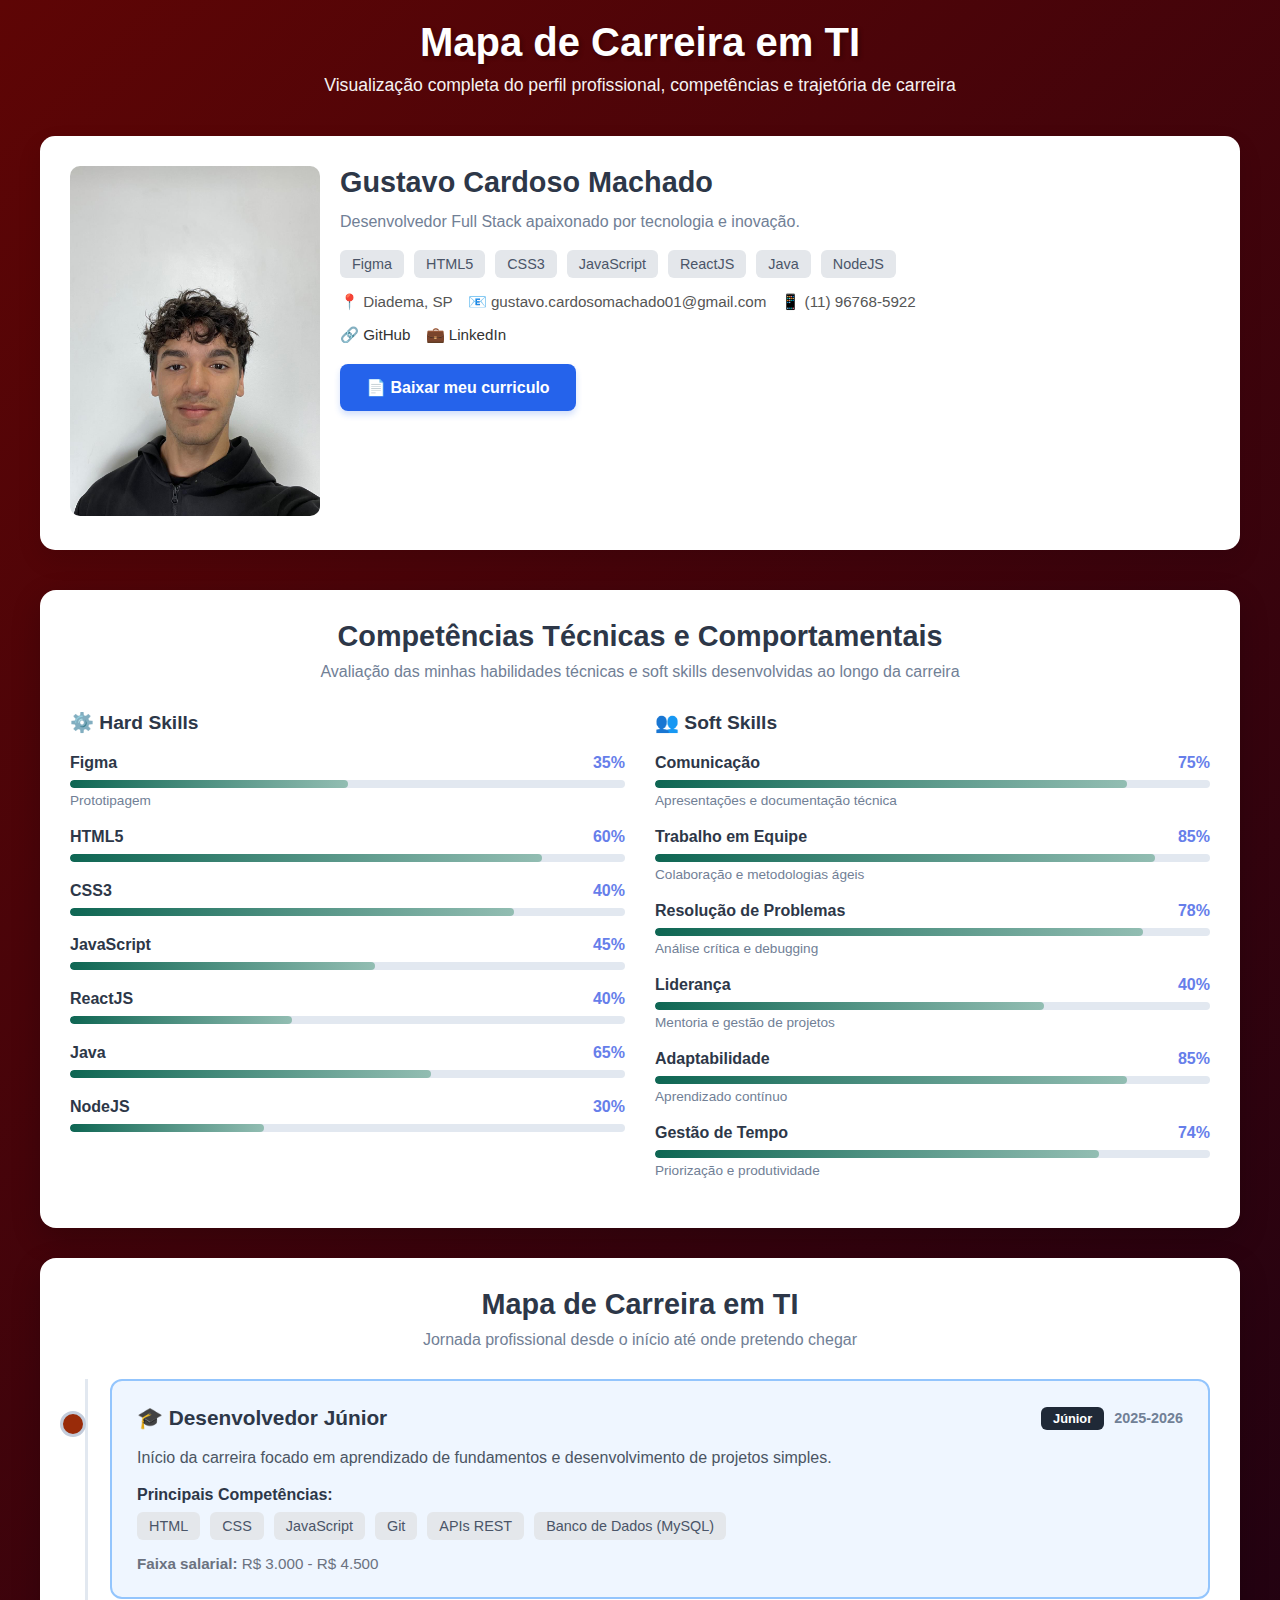
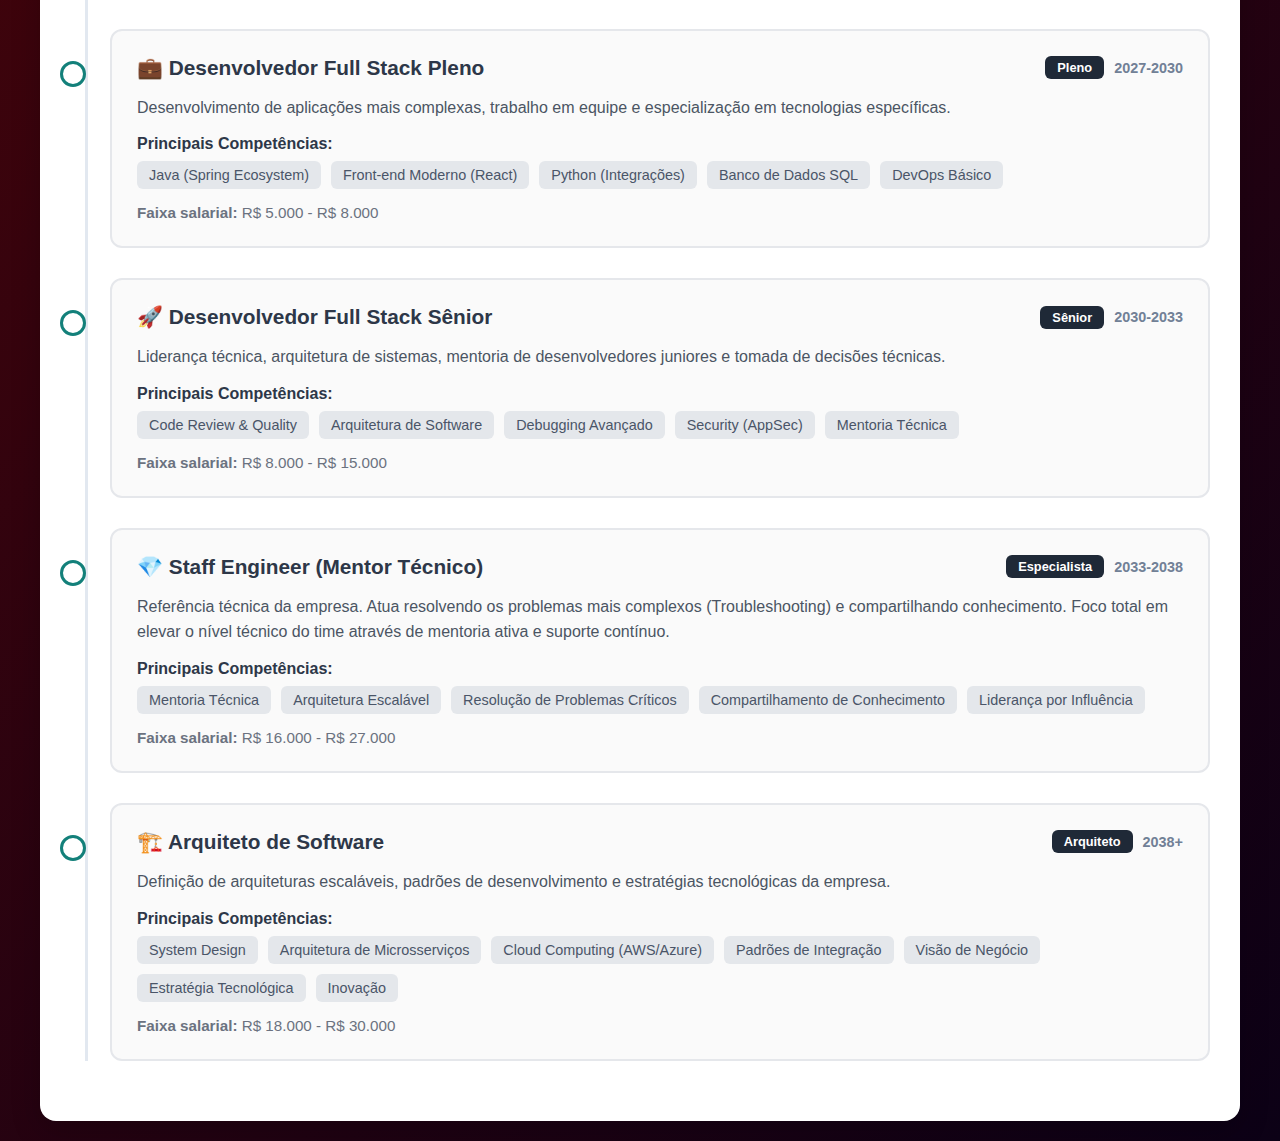
<file: index.html>
<!DOCTYPE html>
<html lang="pt-BR">

<head>
    <meta charset="UTF-8">
    <meta name="viewport" content="width=device-width, initial-scale=1.0">
    <link rel="shortcut icon" href="img/icons8-marcador-de-mapa-16.png" type="image/x-icon">
    <link rel="stylesheet" href="style.css">
    <title>Mapa de Carreira em TI</title>
</head>

<body>
    <div class="container">
        <div class="header">
            <h1>Mapa de Carreira em TI</h1>
            <p>Visualização completa do perfil profissional, competências e trajetória de carreira</p>
            
        </div>

        <div class="profile-card">
            <div class="profile-avatar"><img src="img/gustavo.jpeg" alt=""></div>
            <div class="profile-info">
                <h2>Gustavo Cardoso Machado</h2>
                <p>Desenvolvedor Full Stack apaixonado por tecnologia e inovação.</p>
                <div class="tags">
                    <span class="tag">Figma</span>
                    <span class="tag">HTML5</span>
                    <span class="tag">CSS3</span>
                    <span class="tag">JavaScript</span>
                    <span class="tag">ReactJS</span>
                    <span class="tag">Java</span>
                    <span class="tag">NodeJS</span>
                </div>
                <div class="contact-info">
                    <span>📍 Diadema, SP</span>
                    <span>📧 gustavo.cardosomachado01@gmail.com</span>
                    <span>📱 (11) 96768-5922</span>
                </div>
              <div class="contact-info">
    <a href="https://github.com/gustavocardev" target="_blank" class="social-link">
        🔗 GitHub
    </a>
    <a href="https://www.linkedin.com/in/gustavocardosomachado/" target="_blank" class="social-link">
        💼 LinkedIn
    </a>
</div>
<div class="cv-section">
    <!-- Removemos o "assets/" do caminho -->
    <a class="btn-cv" href="assets/Curriculo-Gustavo.pdf" target="_blank">
        📄 Baixar meu curriculo
    </a>
</div>
            </div>
        </div>

        <div class="skills-section">
            <h2>Competências Técnicas e Comportamentais</h2>
            <p>Avaliação das minhas habilidades técnicas e soft skills desenvolvidas ao longo da carreira</p>

            <div class="skills-grid">
                <div class="skills-column">
                    <h3>⚙️ Hard Skills</h3>

                    <div class="skill-item">
                        <div class="skill-header">
                            <span class="skill-name">Figma</span>
                            <span class="skill-percentage">35%</span>
                        </div>
                        <div class="skill-bar">
                            <div class="skill-progress" style="width: 50%"></div>
                        </div>
                        <div class="skill-details">Prototipagem</div>
                    </div>

                    <div class="skill-item">
                        <div class="skill-header">
                            <span class="skill-name">HTML5</span>
                            <span class="skill-percentage">60%</span>
                        </div>
                        <div class="skill-bar">
                            <div class="skill-progress" style="width: 85%"></div>
                        </div>
                        <div class="skill-details"></div>
                    </div>

                    <div class="skill-item">
                        <div class="skill-header">
                            <span class="skill-name">CSS3</span>
                            <span class="skill-percentage">40%</span>
                        </div>
                        <div class="skill-bar">
                            <div class="skill-progress" style="width: 80%"></div>
                        </div>
                        <div class="skill-details"></div>
                    </div>

                    <div class="skill-item">
                        <div class="skill-header">
                            <span class="skill-name">JavaScript</span>
                            <span class="skill-percentage">45%</span>
                        </div>
                        <div class="skill-bar">
                            <div class="skill-progress" style="width: 55%"></div>
                        </div>
                        <div class="skill-details"></div>
                    </div>

                    <div class="skill-item">
                        <div class="skill-header">
                            <span class="skill-name">ReactJS</span>
                            <span class="skill-percentage">40%</span>
                        </div>
                        <div class="skill-bar">
                            <div class="skill-progress" style="width: 40%"></div>
                        </div>
                        <div class="skill-details"></div>
                    </div>

                    <div class="skill-item">
                        <div class="skill-header">
                            <span class="skill-name">Java</span>
                            <span class="skill-percentage">65%</span>
                        </div>
                        <div class="skill-bar">
                            <div class="skill-progress" style="width: 65%"></div>
                        </div>
                        <div class="skill-details"></div>
                    </div>

                    <div class="skill-item">
                        <div class="skill-header">
                            <span class="skill-name">NodeJS</span>
                            <span class="skill-percentage">30%</span>
                        </div>
                        <div class="skill-bar">
                            <div class="skill-progress" style="width: 35%"></div>
                        </div>
                        <div class="skill-details"></div>
                    </div>
                </div>

                <div class="skills-column">
                    <h3>👥 Soft Skills</h3>

                    <div class="skill-item">
                        <div class="skill-header">
                            <span class="skill-name">Comunicação</span>
                            <span class="skill-percentage">75%</span>
                        </div>
                        <div class="skill-bar">
                            <div class="skill-progress" style="width: 85%"></div>
                        </div>
                        <div class="skill-details">Apresentações e documentação técnica</div>
                    </div>

                    <div class="skill-item">
                        <div class="skill-header">
                            <span class="skill-name">Trabalho em Equipe</span>
                            <span class="skill-percentage">85%</span>
                        </div>
                        <div class="skill-bar">
                            <div class="skill-progress" style="width: 90%"></div>
                        </div>
                        <div class="skill-details">Colaboração e metodologias ágeis</div>
                    </div>

                    <div class="skill-item">
                        <div class="skill-header">
                            <span class="skill-name">Resolução de Problemas</span>
                            <span class="skill-percentage">78%</span>
                        </div>
                        <div class="skill-bar">
                            <div class="skill-progress" style="width: 88%"></div>
                        </div>
                        <div class="skill-details">Análise crítica e debugging</div>
                    </div>

                    <div class="skill-item">
                        <div class="skill-header">
                            <span class="skill-name">Liderança</span>
                            <span class="skill-percentage">40%</span>
                        </div>
                        <div class="skill-bar">
                            <div class="skill-progress" style="width: 70%"></div>
                        </div>
                        <div class="skill-details">Mentoria e gestão de projetos</div>
                    </div>

                    <div class="skill-item">
                        <div class="skill-header">
                            <span class="skill-name">Adaptabilidade</span>
                            <span class="skill-percentage">85%</span>
                        </div>
                        <div class="skill-bar">
                            <div class="skill-progress" style="width: 85%"></div>
                        </div>
                        <div class="skill-details">Aprendizado contínuo</div>
                    </div>

                    <div class="skill-item">
                        <div class="skill-header">
                            <span class="skill-name">Gestão de Tempo</span>
                            <span class="skill-percentage">74%</span>
                        </div>
                        <div class="skill-bar">
                            <div class="skill-progress" style="width: 80%"></div>
                        </div>
                        <div class="skill-details">Priorização e produtividade</div>
                    </div>
                </div>
            </div>
        </div>

        <div class="career-section">
            <h2>Mapa de Carreira em TI</h2>
            <p>Jornada profissional desde o início até onde pretendo chegar</p>

            
            <div class="timeline">
                <div class="career-item current">
                    <div class="career-header">
                        <div class="career-title">
                            🎓 Desenvolvedor Júnior
                        </div>
                        <div class="career-badge">
                            <span class="level-badge">Júnior</span>
                            <span class="year-badge">2025-2026</span>
                        </div>
                    </div>
                    <p class="career-description">
                        Início da carreira focado em aprendizado de fundamentos e desenvolvimento de projetos simples.
                    </p>
                    <div class="career-competencies">
                        <div class="competencies-label">Principais Competências:</div>
                        <div class="tags">
                            <span class="tag">HTML</span>
                            <span class="tag">CSS</span>
                            <span class="tag">JavaScript</span>
                            <span class="tag">Git</span>
                            <span class="tag">APIs REST</span>
                            <span class="tag">Banco de Dados (MySQL)</span>
                        </div>
                    </div>
                    <p class="career-salary"><strong>Faixa salarial:</strong> R$ 3.000 - R$ 4.500</p>
                </div>

                
                
              

                <div class="career-item future">
                    <div class="career-header">
                        <div class="career-title">
                            💼 Desenvolvedor Full Stack Pleno
                        </div>
                        <div class="career-badge">
                            <span class="level-badge">Pleno</span>
                            <span class="year-badge">2027-2030</span>
                        </div>
                    </div>
                    <p class="career-description">
                        Desenvolvimento de aplicações mais complexas, trabalho em equipe e especialização em tecnologias
                        específicas.
                    </p>
                    <div class="career-competencies">
                        <div class="competencies-label">Principais Competências:</div>
                        <div class="tags">
                   <span class="tag">Java (Spring Ecosystem)</span>
                            <span class="tag">Front-end Moderno (React)</span>
                            <span class="tag">Python (Integrações)</span>
                            <span class="tag">Banco de Dados SQL</span>
                            <span class="tag">DevOps Básico</span>
                        </div>
                    </div>
                    <p class="career-salary"><strong>Faixa salarial:</strong> R$ 5.000 - R$ 8.000</p>
                </div>

                <div class="career-item future">
                    <div class="career-header">
                        <div class="career-title">
                            🚀 Desenvolvedor Full Stack Sênior
                        </div>
                        <div class="career-badge">
                            <span class="level-badge">Sênior</span>
                            <span class="year-badge">2030-2033</span>
                        </div>
                    </div>
                    <p class="career-description">
                        Liderança técnica, arquitetura de sistemas, mentoria de desenvolvedores juniores e tomada de
                        decisões técnicas.
                    </p>
                    <div class="career-competencies">
                        <div class="competencies-label">Principais Competências:</div>
                        <div class="tags">
                          <span class="tag">Code Review & Quality</span>
                            <span class="tag">Arquitetura de Software</span>
                            <span class="tag">Debugging Avançado</span>
                            <span class="tag">Security (AppSec)</span>
                            <span class="tag">Mentoria Técnica</span>
                        </div>
                    </div>
                    <p class="career-salary"><strong>Faixa salarial:</strong> R$ 8.000 - R$ 15.000</p>
                </div>

                <div class="career-item future">
                    <div class="career-header">
                        <div class="career-title">
                            💎 Staff Engineer (Mentor Técnico)
                        </div>
                        <div class="career-badge">
                            <span class="level-badge">Especialista</span>
                            <span class="year-badge">2033-2038</span>
                        </div>
                    </div>
                   <p class="career-description">
                        Referência técnica da empresa. Atua resolvendo os problemas mais complexos (Troubleshooting) e compartilhando conhecimento. Foco total em elevar o nível técnico do time através de mentoria ativa e suporte contínuo.
                    </p>
                    <div class="career-competencies">
                        <div class="competencies-label">Principais Competências:</div>
                        <div class="tags">
                          <span class="tag">Mentoria Técnica</span>
                            <span class="tag">Arquitetura Escalável</span>
                            <span class="tag">Resolução de Problemas Críticos</span>
                            <span class="tag">Compartilhamento de Conhecimento</span>
                            <span class="tag">Liderança por Influência</span>
                        </div>
                    </div>
                    <p class="career-salary"><strong>Faixa salarial:</strong> R$ 16.000 - R$ 27.000</p>
                </div>

                <div class="career-item future">
                    <div class="career-header">
                        <div class="career-title">
                            🏗️ Arquiteto de Software
                        </div>
                        <div class="career-badge">
                            <span class="level-badge">Arquiteto</span>
                            <span class="year-badge">2038+</span>
                        </div>
                    </div>
                    <p class="career-description">
                        Definição de arquiteturas escaláveis, padrões de desenvolvimento e estratégias tecnológicas da
                        empresa.
                    </p>
                    <div class="career-competencies">
                        <div class="competencies-label">Principais Competências:</div>
                        <div class="tags">
                         <span class="tag">System Design</span>
                            <span class="tag">Arquitetura de Microsserviços</span>
                            <span class="tag">Cloud Computing (AWS/Azure)</span>
                            <span class="tag">Padrões de Integração</span>
                            <span class="tag">Visão de Negócio</span>
                            <span class="tag">Estratégia Tecnológica</span>
                            <span class="tag">Inovação</span>
                        </div>
                    </div>
                    <p class="career-salary"><strong>Faixa salarial:</strong> R$ 18.000 - R$ 30.000</p>
                </div>
            </div>
        </div>
    </div>

    <script>
        // Animação das barras de progresso ao carregar a página
        window.addEventListener('load', () => {
            const progressBars = document.querySelectorAll('.skill-progress');
            progressBars.forEach(bar => {
                const width = bar.style.width;
                bar.style.width = '0';
                setTimeout(() => {
                    bar.style.width = width;
                }, 100);
            });
        });
    </script>
</body>

</html>
</file>
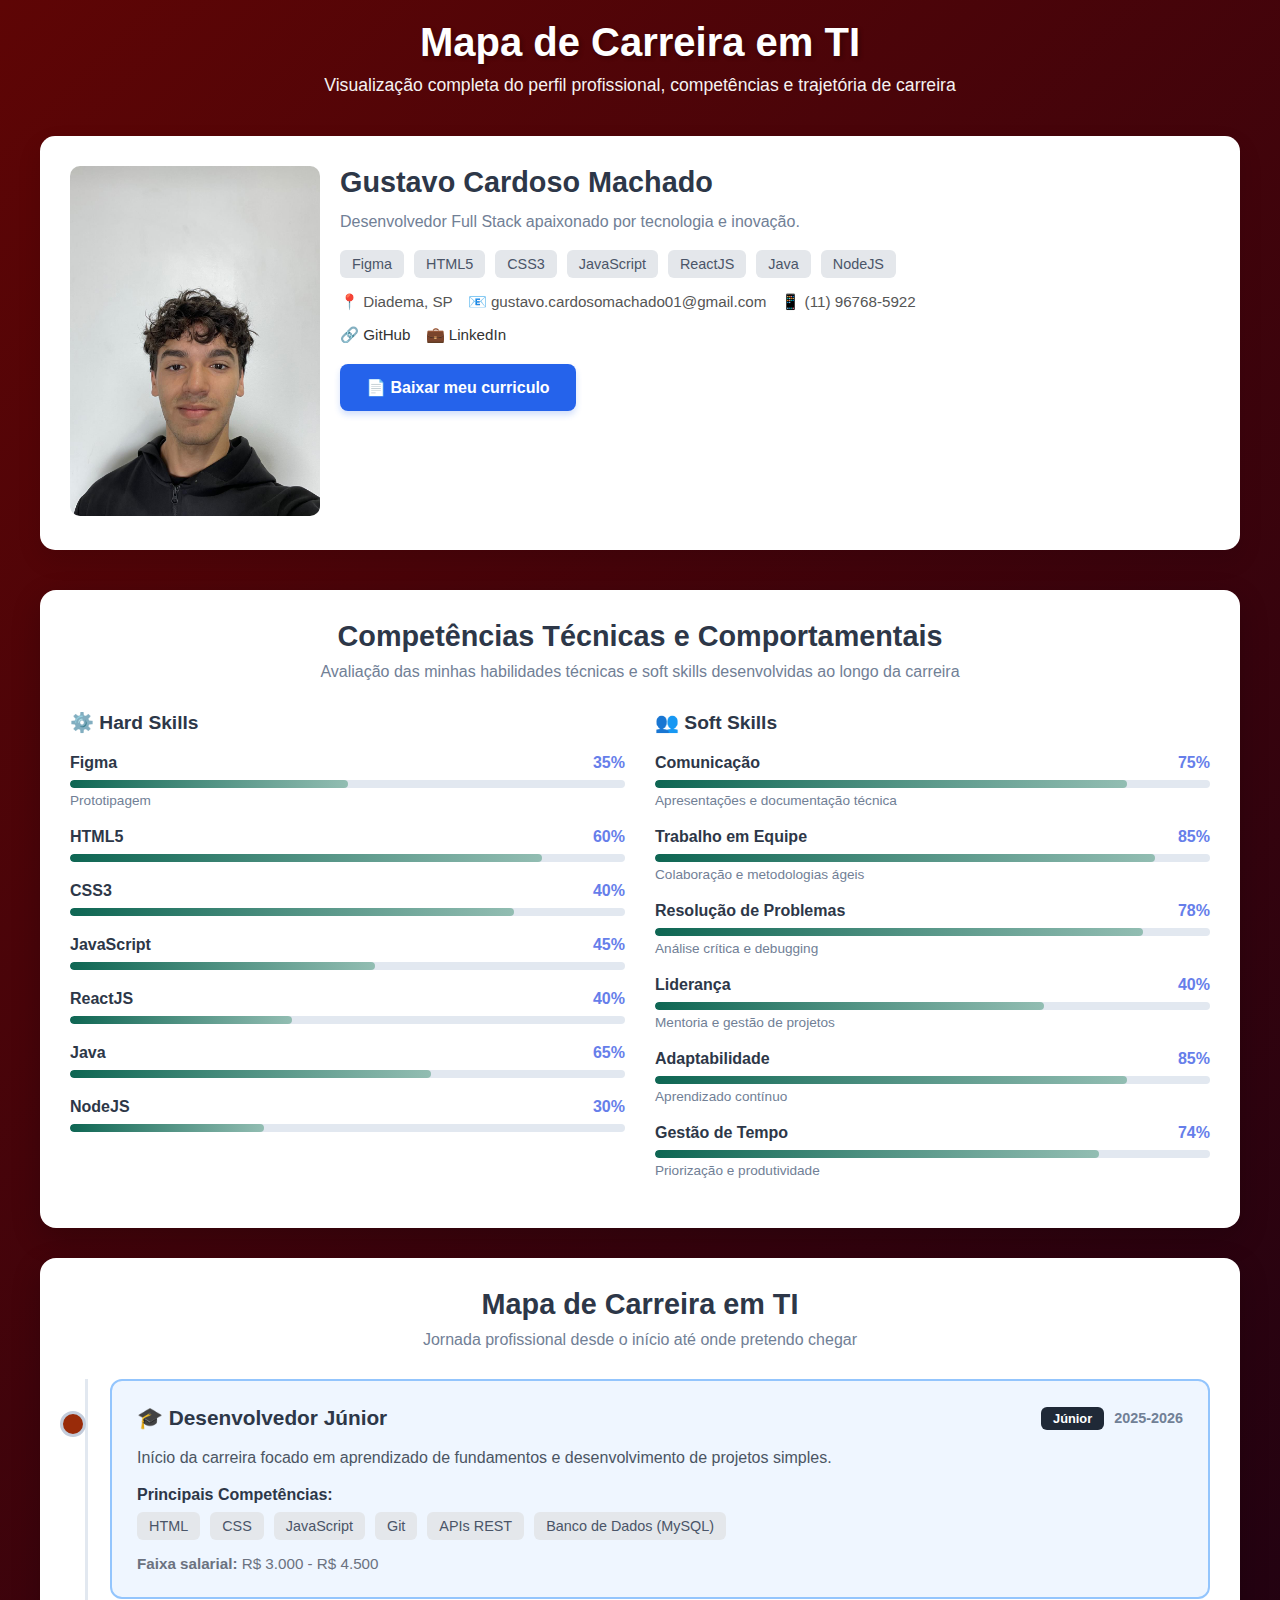
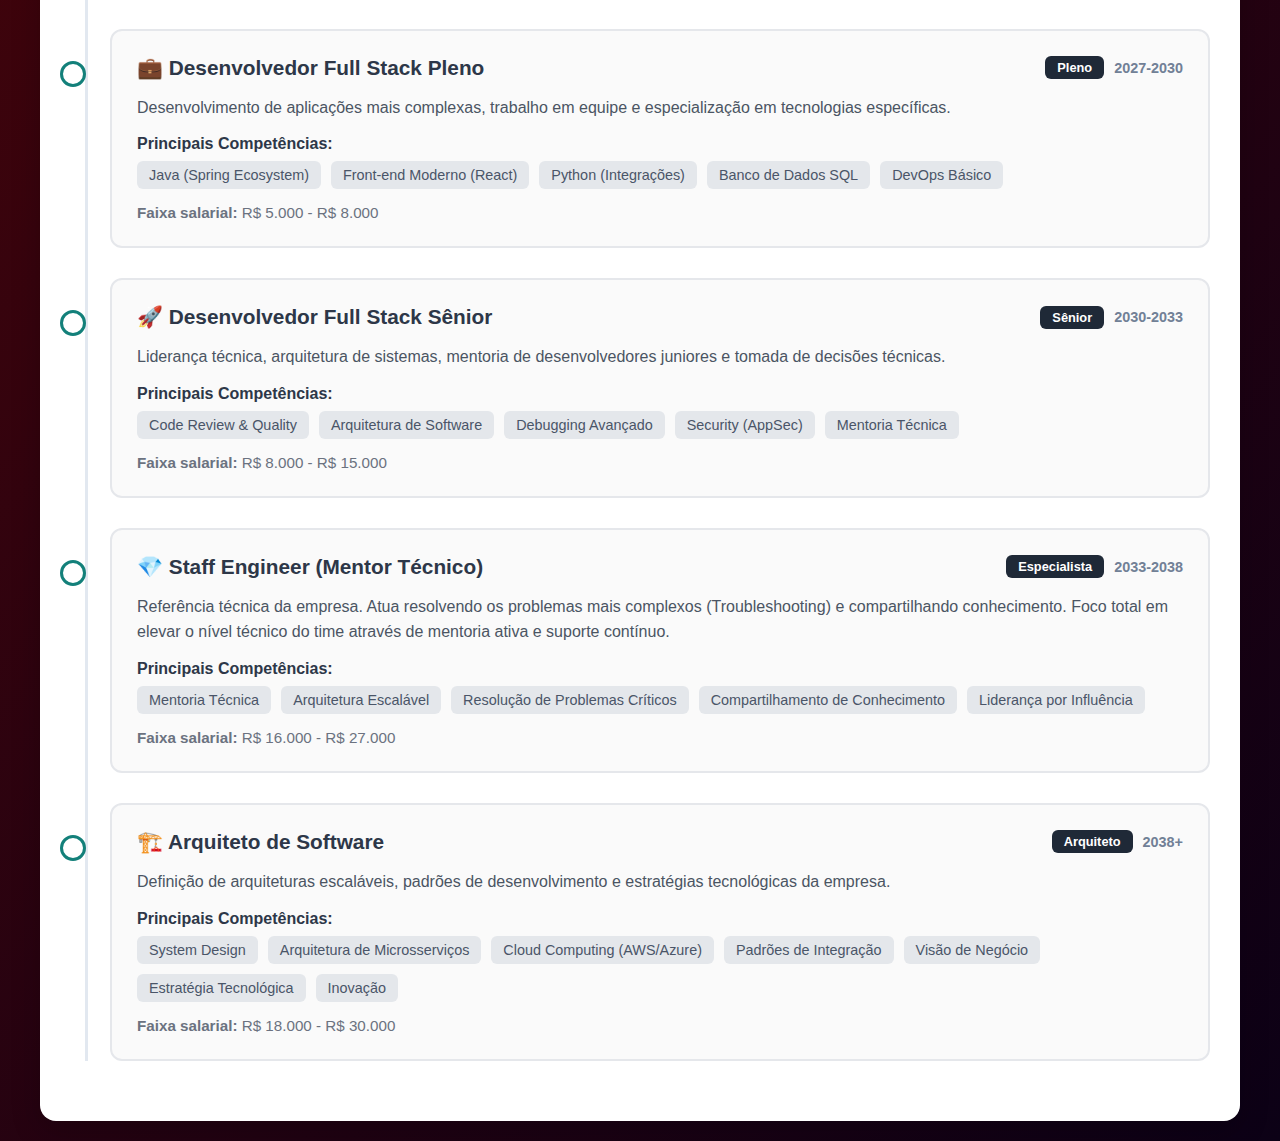
<file: Mapa-de-Carreira-main/index.html>
<!DOCTYPE html>
<html lang="pt-BR">

<head>
    <meta charset="UTF-8">
    <meta name="viewport" content="width=device-width, initial-scale=1.0">
    <link rel="shortcut icon" href="img/icons8-marcador-de-mapa-16.png" type="image/x-icon">
    <link rel="stylesheet" href="style.css">
    <title>Mapa de Carreira em TI</title>
</head>

<body>
    <div class="container">
        <div class="header">
            <h1>Mapa de Carreira em TI</h1>
            <p>Visualização completa do perfil profissional, competências e trajetória de carreira</p>
            
        </div>

        <div class="profile-card">
            <div class="profile-avatar"><img src="img/gustavo.jpeg" alt=""></div>
            <div class="profile-info">
                <h2>Gustavo Cardoso Machado</h2>
                <p>Desenvolvedor Full Stack apaixonado por tecnologia e inovação.</p>
                <div class="tags">
                    <span class="tag">Figma</span>
                    <span class="tag">HTML5</span>
                    <span class="tag">CSS3</span>
                    <span class="tag">JavaScript</span>
                    <span class="tag">ReactJS</span>
                    <span class="tag">Java</span>
                    <span class="tag">NodeJS</span>
                </div>
                <div class="contact-info">
                    <span>📍 Diadema, SP</span>
                    <span>📧 gustavo.cardosomachado01@gmail.com</span>
                    <span>📱 (11) 96768-5922</span>
                </div>
              <div class="contact-info">
    <a href="https://github.com/gustavocardev" target="_blank" class="social-link">
        🔗 GitHub
    </a>
    <a href="https://www.linkedin.com/in/gustavocardosomachado/" target="_blank" class="social-link">
        💼 LinkedIn
    </a>
</div>
<div class="cv-section">
    <!-- Removemos o "assets/" do caminho -->
    <a class="btn-cv" href="assets/PROA -Curriculo-Eder.pdf" target="_blank">
        📄 Baixar meu curriculo
    </a>
</div>
            </div>
        </div>

        <div class="skills-section">
            <h2>Competências Técnicas e Comportamentais</h2>
            <p>Avaliação das minhas habilidades técnicas e soft skills desenvolvidas ao longo da carreira</p>

            <div class="skills-grid">
                <div class="skills-column">
                    <h3>⚙️ Hard Skills</h3>

                    <div class="skill-item">
                        <div class="skill-header">
                            <span class="skill-name">Figma</span>
                            <span class="skill-percentage">35%</span>
                        </div>
                        <div class="skill-bar">
                            <div class="skill-progress" style="width: 50%"></div>
                        </div>
                        <div class="skill-details">Prototipagem</div>
                    </div>

                    <div class="skill-item">
                        <div class="skill-header">
                            <span class="skill-name">HTML5</span>
                            <span class="skill-percentage">60%</span>
                        </div>
                        <div class="skill-bar">
                            <div class="skill-progress" style="width: 85%"></div>
                        </div>
                        <div class="skill-details"></div>
                    </div>

                    <div class="skill-item">
                        <div class="skill-header">
                            <span class="skill-name">CSS3</span>
                            <span class="skill-percentage">40%</span>
                        </div>
                        <div class="skill-bar">
                            <div class="skill-progress" style="width: 80%"></div>
                        </div>
                        <div class="skill-details"></div>
                    </div>

                    <div class="skill-item">
                        <div class="skill-header">
                            <span class="skill-name">JavaScript</span>
                            <span class="skill-percentage">45%</span>
                        </div>
                        <div class="skill-bar">
                            <div class="skill-progress" style="width: 55%"></div>
                        </div>
                        <div class="skill-details"></div>
                    </div>

                    <div class="skill-item">
                        <div class="skill-header">
                            <span class="skill-name">ReactJS</span>
                            <span class="skill-percentage">40%</span>
                        </div>
                        <div class="skill-bar">
                            <div class="skill-progress" style="width: 40%"></div>
                        </div>
                        <div class="skill-details"></div>
                    </div>

                    <div class="skill-item">
                        <div class="skill-header">
                            <span class="skill-name">Java</span>
                            <span class="skill-percentage">65%</span>
                        </div>
                        <div class="skill-bar">
                            <div class="skill-progress" style="width: 65%"></div>
                        </div>
                        <div class="skill-details"></div>
                    </div>

                    <div class="skill-item">
                        <div class="skill-header">
                            <span class="skill-name">NodeJS</span>
                            <span class="skill-percentage">30%</span>
                        </div>
                        <div class="skill-bar">
                            <div class="skill-progress" style="width: 35%"></div>
                        </div>
                        <div class="skill-details"></div>
                    </div>
                </div>

                <div class="skills-column">
                    <h3>👥 Soft Skills</h3>

                    <div class="skill-item">
                        <div class="skill-header">
                            <span class="skill-name">Comunicação</span>
                            <span class="skill-percentage">75%</span>
                        </div>
                        <div class="skill-bar">
                            <div class="skill-progress" style="width: 85%"></div>
                        </div>
                        <div class="skill-details">Apresentações e documentação técnica</div>
                    </div>

                    <div class="skill-item">
                        <div class="skill-header">
                            <span class="skill-name">Trabalho em Equipe</span>
                            <span class="skill-percentage">85%</span>
                        </div>
                        <div class="skill-bar">
                            <div class="skill-progress" style="width: 90%"></div>
                        </div>
                        <div class="skill-details">Colaboração e metodologias ágeis</div>
                    </div>

                    <div class="skill-item">
                        <div class="skill-header">
                            <span class="skill-name">Resolução de Problemas</span>
                            <span class="skill-percentage">78%</span>
                        </div>
                        <div class="skill-bar">
                            <div class="skill-progress" style="width: 88%"></div>
                        </div>
                        <div class="skill-details">Análise crítica e debugging</div>
                    </div>

                    <div class="skill-item">
                        <div class="skill-header">
                            <span class="skill-name">Liderança</span>
                            <span class="skill-percentage">40%</span>
                        </div>
                        <div class="skill-bar">
                            <div class="skill-progress" style="width: 70%"></div>
                        </div>
                        <div class="skill-details">Mentoria e gestão de projetos</div>
                    </div>

                    <div class="skill-item">
                        <div class="skill-header">
                            <span class="skill-name">Adaptabilidade</span>
                            <span class="skill-percentage">85%</span>
                        </div>
                        <div class="skill-bar">
                            <div class="skill-progress" style="width: 85%"></div>
                        </div>
                        <div class="skill-details">Aprendizado contínuo</div>
                    </div>

                    <div class="skill-item">
                        <div class="skill-header">
                            <span class="skill-name">Gestão de Tempo</span>
                            <span class="skill-percentage">74%</span>
                        </div>
                        <div class="skill-bar">
                            <div class="skill-progress" style="width: 80%"></div>
                        </div>
                        <div class="skill-details">Priorização e produtividade</div>
                    </div>
                </div>
            </div>
        </div>

        <div class="career-section">
            <h2>Mapa de Carreira em TI</h2>
            <p>Jornada profissional desde o início até onde pretendo chegar</p>

            
            <div class="timeline">
                <div class="career-item current">
                    <div class="career-header">
                        <div class="career-title">
                            🎓 Desenvolvedor Júnior
                        </div>
                        <div class="career-badge">
                            <span class="level-badge">Júnior</span>
                            <span class="year-badge">2025-2026</span>
                        </div>
                    </div>
                    <p class="career-description">
                        Início da carreira focado em aprendizado de fundamentos e desenvolvimento de projetos simples.
                    </p>
                    <div class="career-competencies">
                        <div class="competencies-label">Principais Competências:</div>
                        <div class="tags">
                            <span class="tag">HTML</span>
                            <span class="tag">CSS</span>
                            <span class="tag">JavaScript</span>
                            <span class="tag">Git</span>
                            <span class="tag">APIs REST</span>
                            <span class="tag">Banco de Dados (MySQL)</span>
                        </div>
                    </div>
                    <p class="career-salary"><strong>Faixa salarial:</strong> R$ 3.000 - R$ 4.500</p>
                </div>

                
                
              

                <div class="career-item future">
                    <div class="career-header">
                        <div class="career-title">
                            💼 Desenvolvedor Full Stack Pleno
                        </div>
                        <div class="career-badge">
                            <span class="level-badge">Pleno</span>
                            <span class="year-badge">2027-2030</span>
                        </div>
                    </div>
                    <p class="career-description">
                        Desenvolvimento de aplicações mais complexas, trabalho em equipe e especialização em tecnologias
                        específicas.
                    </p>
                    <div class="career-competencies">
                        <div class="competencies-label">Principais Competências:</div>
                        <div class="tags">
                   <span class="tag">Java (Spring Ecosystem)</span>
                            <span class="tag">Front-end Moderno (React)</span>
                            <span class="tag">Python (Integrações)</span>
                            <span class="tag">Banco de Dados SQL</span>
                            <span class="tag">DevOps Básico</span>
                        </div>
                    </div>
                    <p class="career-salary"><strong>Faixa salarial:</strong> R$ 5.000 - R$ 8.000</p>
                </div>

                <div class="career-item future">
                    <div class="career-header">
                        <div class="career-title">
                            🚀 Desenvolvedor Full Stack Sênior
                        </div>
                        <div class="career-badge">
                            <span class="level-badge">Sênior</span>
                            <span class="year-badge">2030-2033</span>
                        </div>
                    </div>
                    <p class="career-description">
                        Liderança técnica, arquitetura de sistemas, mentoria de desenvolvedores juniores e tomada de
                        decisões técnicas.
                    </p>
                    <div class="career-competencies">
                        <div class="competencies-label">Principais Competências:</div>
                        <div class="tags">
                          <span class="tag">Code Review & Quality</span>
                            <span class="tag">Arquitetura de Software</span>
                            <span class="tag">Debugging Avançado</span>
                            <span class="tag">Security (AppSec)</span>
                            <span class="tag">Mentoria Técnica</span>
                        </div>
                    </div>
                    <p class="career-salary"><strong>Faixa salarial:</strong> R$ 8.000 - R$ 15.000</p>
                </div>

                <div class="career-item future">
                    <div class="career-header">
                        <div class="career-title">
                            💎 Staff Engineer (Mentor Técnico)
                        </div>
                        <div class="career-badge">
                            <span class="level-badge">Especialista</span>
                            <span class="year-badge">2033-2038</span>
                        </div>
                    </div>
                   <p class="career-description">
                        Referência técnica da empresa. Atua resolvendo os problemas mais complexos (Troubleshooting) e compartilhando conhecimento. Foco total em elevar o nível técnico do time através de mentoria ativa e suporte contínuo.
                    </p>
                    <div class="career-competencies">
                        <div class="competencies-label">Principais Competências:</div>
                        <div class="tags">
                          <span class="tag">Mentoria Técnica</span>
                            <span class="tag">Arquitetura Escalável</span>
                            <span class="tag">Resolução de Problemas Críticos</span>
                            <span class="tag">Compartilhamento de Conhecimento</span>
                            <span class="tag">Liderança por Influência</span>
                        </div>
                    </div>
                    <p class="career-salary"><strong>Faixa salarial:</strong> R$ 16.000 - R$ 27.000</p>
                </div>

                <div class="career-item future">
                    <div class="career-header">
                        <div class="career-title">
                            🏗️ Arquiteto de Software
                        </div>
                        <div class="career-badge">
                            <span class="level-badge">Arquiteto</span>
                            <span class="year-badge">2038+</span>
                        </div>
                    </div>
                    <p class="career-description">
                        Definição de arquiteturas escaláveis, padrões de desenvolvimento e estratégias tecnológicas da
                        empresa.
                    </p>
                    <div class="career-competencies">
                        <div class="competencies-label">Principais Competências:</div>
                        <div class="tags">
                         <span class="tag">System Design</span>
                            <span class="tag">Arquitetura de Microsserviços</span>
                            <span class="tag">Cloud Computing (AWS/Azure)</span>
                            <span class="tag">Padrões de Integração</span>
                            <span class="tag">Visão de Negócio</span>
                            <span class="tag">Estratégia Tecnológica</span>
                            <span class="tag">Inovação</span>
                        </div>
                    </div>
                    <p class="career-salary"><strong>Faixa salarial:</strong> R$ 18.000 - R$ 30.000</p>
                </div>
            </div>
        </div>
    </div>

    <script>
        // Animação das barras de progresso ao carregar a página
        window.addEventListener('load', () => {
            const progressBars = document.querySelectorAll('.skill-progress');
            progressBars.forEach(bar => {
                const width = bar.style.width;
                bar.style.width = '0';
                setTimeout(() => {
                    bar.style.width = width;
                }, 100);
            });
        });
    </script>
</body>

</html>
</file>
<file: style.css>
* {
     margin: 0;
     padding: 0;
     box-sizing: border-box;
 }

 body {
     font-family: -apple-system, BlinkMacSystemFont, 'Segoe UI', Roboto, 'Helvetica Neue', Arial, sans-serif;
     background: linear-gradient(135deg, #5e0505 0%, #0c0116 100%);
     min-height: 100vh;
     padding: 20px;
 }

 .container {
     max-width: 1200px;
     margin: 0 auto;
 }

 .header {
     text-align: center;
     color: white;
     margin-bottom: 40px;
 }

 .header h1 {
     font-size: 2.5em;
     margin-bottom: 10px;
     text-shadow: 2px 2px 4px rgba(0, 0, 0, 0.3);
 }

 .header p {
     font-size: 1.1em;
     opacity: 0.95;
 }

 .profile-card {
     background: white;
     border-radius: 16px;
     padding: 30px;
     margin-bottom: 30px;
     box-shadow: 0 10px 30px rgba(0, 0, 0, 0.2);
     display: flex;
     align-items: center;
     gap: 30px;
 }


 .profile-avatar img {
    width: 250px;
    height: 350px;
    border-radius: 10px;
 }

 .profile-info h2 {
     font-size: 1.8em;
     margin-bottom: 10px;
     color: #2d3748;
 }

 .profile-info p {
     color: #718096;
     line-height: 1.6;
     margin-bottom: 15px;
 }

 .tags {
     display: flex;
     gap: 10px;
     flex-wrap: wrap;
     margin-bottom: 15px;
 }

 .tag {
     background: #e4e7eb;
     padding: 6px 12px;
     border-radius: 6px;
     font-size: 0.9em;
     color: #4a5568;
     font-weight: 500;
 }

 .contact-info {
     display: flex;
     gap: 20px;
     flex-wrap: wrap;
     color: #718096;
     font-size: 0.9em;
 }

 .contact-info span {
     display: flex;
     align-items: center;
     gap: 5px;
 }

 .skills-section {
     background: rgb(255, 255, 255);
     border-radius: 16px;
     padding: 30px;
     margin-bottom: 30px;
     box-shadow: 0 10px 30px rgba(0, 0, 0, 0.2);
 }

 .skills-section h2 {
     font-size: 1.8em;
     margin-bottom: 10px;
     color: #2d3748;
     text-align: center;
 }

 .skills-section>p {
     text-align: center;
     color: #718096;
     margin-bottom: 30px;
 }

 .skills-grid {
     display: grid;
     grid-template-columns: 1fr 1fr;
     gap: 30px;
 }

 .skills-column h3 {
     font-size: 1.2em;
     margin-bottom: 20px;
     color: #2d3748;
     display: flex;
     align-items: center;
     gap: 10px;
 }

 .skill-item {
     margin-bottom: 20px;
 }

 .skill-header {
     display: flex;
     justify-content: space-between;
     align-items: center;
     margin-bottom: 8px;
 }

 .skill-name {
     font-weight: 600;
     color: #2d3748;
 }

 .skill-percentage {
     font-weight: 600;
     color: #667eea;
 }

 .skill-bar {
     height: 8px;
     background: #e2e8f0;
     border-radius: 10px;
     overflow: hidden;
 }

 .skill-progress {
     height: 100%;
     background: linear-gradient(90deg, #0e6653 0%, #92bdb2 100%);
     border-radius: 10px;
     transition: width 1s ease;
 }

 .skill-details {
     color: #718096;
     font-size: 0.85em;
     margin-top: 5px;
 }

 .career-section {
     background: white;
     border-radius: 16px;
     padding: 30px;
     box-shadow: 0 10px 30px rgba(0, 0, 0, 0.2);
 }

 .career-section h2 {
     font-size: 1.8em;
     margin-bottom: 10px;
     color: #2d3748;
     text-align: center;
 }

 .career-section>p {
     text-align: center;
     color: #718096;
     margin-bottom: 30px;
 }

 .timeline {
     position: relative;
     padding-left: 40px;
 }

 .timeline::before {
     content: '';
     position: absolute;
     left: 15px;
     top: 0;
     bottom: 0;
     width: 3px;
     background: #e2e8f0;
 }

 .career-item {
     position: relative;
     margin-bottom: 30px;
     padding: 25px;
     border-radius: 12px;
     border: 2px solid;
     transition: all 0.3s ease;
 }

 .career-item:hover {
     transform: translateX(5px);
     box-shadow: 0 5px 15px rgba(0, 0, 0, 0.1);
 }

 .career-item.completed {
     background: #f0fdf4;
     border-color: #86efac;
 }

 .career-item.current {
     background: #eff6ff;
     border-color: #93c5fd;
 }

 .career-item.future {
     background: #fafafa;
     border-color: #e5e7eb;
 }

 .career-item::before {
     content: '';
     position: absolute;
     left: -52px;
     top: 30px;
     width: 20px;
     height: 20px;
     border-radius: 50%;
     border: 3px solid;
     background: white;
 }

 .career-item.completed::before {
     border-color: #20422c;
     background: #22c55e;
 }

 .career-item.current::before {
     border-color: #c3ccdb;
     background: #992b09;
 }

 .career-item.future::before {
     border-color: #13807a;
     background: white;
 }

 .career-header {
     display: flex;
     justify-content: space-between;
     align-items: center;
     margin-bottom: 15px;
 }

 .career-title {
     display: flex;
     align-items: center;
     gap: 10px;
     font-size: 1.3em;
     font-weight: 600;
     color: #2d3748;
 }

 .career-badge {
     display: flex;
     align-items: center;
     gap: 10px;
 }

 .level-badge {
     background: #1f2937;
     color: white;
     padding: 4px 12px;
     border-radius: 6px;
     font-size: 0.8em;
     font-weight: 600;
 }

 .year-badge {
     color: #718096;
     font-size: 0.9em;
     font-weight: 600;
 }

 .career-description {
     color: #4b5563;
     line-height: 1.6;
     margin-bottom: 15px;
 }

 .career-competencies {
     margin-bottom: 10px;
 }

 .competencies-label {
     font-weight: 600;
     color: #2d3748;
     margin-bottom: 8px;
 }

 .career-salary {
     color: #6b7280;
     font-size: 0.95em;
 }

 @media (max-width: 768px) {
     .profile-card {
         flex-direction: column;
         text-align: center;
     }

     .skills-grid {
         grid-template-columns: 1fr;
     }

     .header h1 {
         font-size: 1.8em;
     }

     .timeline {
         padding-left: 30px;
     }

     .timeline::before {
         left: 10px;
     }

     .career-item::before {
         left: -42px;
     }
 }
 /* Estilo geral do Card de Perfil para garantir o alinhamento */
.profile-card {
    background: #ffffff;
    border-radius: 15px;
    padding: 30px;
    box-shadow: 0 10px 25px rgba(0,0,0,0.1);
    display: flex;
    flex-direction: column; /* Em telas menores fica coluna */
    align-items: center;
    gap: 20px;
    margin-bottom: 40px;
}

@media (min-width: 768px) {
    .profile-card {
        flex-direction: row; /* Em telas maiores fica lado a lado */
        align-items: flex-start;
    }
}

.profile-info {
    flex: 1;
}

/* Estilização das informações de contato (Container) */
.contact-info {
    display: flex;
    flex-wrap: wrap;
    gap: 15px;
    margin-top: 15px;
    margin-bottom: 15px;
    font-size: 0.95rem;
    color: #555;
}

.contact-info span, .contact-info a {
    display: flex;
    align-items: center;
    gap: 5px;
}

/* Estilo para os links sociais (GitHub/LinkedIn) */
.social-link {
    text-decoration: none;
    color: #333;
    font-weight: 500;
    transition: color 0.3s ease;
}

.social-link:hover {
    color: #007bff; /* Cor azul ao passar o mouse */
}

/* --- AQUI ESTÁ A ESTILIZAÇÃO DO BOTÃO DE CV --- */
.cv-section {
    margin-top: 20px;
    display: flex;
    justify-content: flex-start; /* Alinha a esquerda */
}

.btn-cv {
    display: inline-flex;
    align-items: center;
    justify-content: center;
    gap: 8px;
    background-color: #2563eb; /* Azul vibrante */
    color: white;
    text-decoration: none;
    padding: 12px 24px;
    border-radius: 8px;
    font-weight: 600;
    font-size: 1rem;
    box-shadow: 0 4px 6px rgba(37, 99, 235, 0.2);
    transition: all 0.3s ease;
    border: 2px solid transparent;
}

.btn-cv:hover {
    background-color: #1d4ed8; /* Azul mais escuro */
    transform: translateY(-2px); /* Leve subida */
    box-shadow: 0 6px 12px rgba(37, 99, 235, 0.3);
}

.btn-cv:active {
    transform: translateY(0);
}
</file>
<file: Mapa-de-Carreira-main/style.css>
* {
     margin: 0;
     padding: 0;
     box-sizing: border-box;
 }

 body {
     font-family: -apple-system, BlinkMacSystemFont, 'Segoe UI', Roboto, 'Helvetica Neue', Arial, sans-serif;
     background: linear-gradient(135deg, #5e0505 0%, #0c0116 100%);
     min-height: 100vh;
     padding: 20px;
 }

 .container {
     max-width: 1200px;
     margin: 0 auto;
 }

 .header {
     text-align: center;
     color: white;
     margin-bottom: 40px;
 }

 .header h1 {
     font-size: 2.5em;
     margin-bottom: 10px;
     text-shadow: 2px 2px 4px rgba(0, 0, 0, 0.3);
 }

 .header p {
     font-size: 1.1em;
     opacity: 0.95;
 }

 .profile-card {
     background: white;
     border-radius: 16px;
     padding: 30px;
     margin-bottom: 30px;
     box-shadow: 0 10px 30px rgba(0, 0, 0, 0.2);
     display: flex;
     align-items: center;
     gap: 30px;
 }


 .profile-avatar img {
    width: 250px;
    height: 350px;
    border-radius: 10px;
 }

 .profile-info h2 {
     font-size: 1.8em;
     margin-bottom: 10px;
     color: #2d3748;
 }

 .profile-info p {
     color: #718096;
     line-height: 1.6;
     margin-bottom: 15px;
 }

 .tags {
     display: flex;
     gap: 10px;
     flex-wrap: wrap;
     margin-bottom: 15px;
 }

 .tag {
     background: #e4e7eb;
     padding: 6px 12px;
     border-radius: 6px;
     font-size: 0.9em;
     color: #4a5568;
     font-weight: 500;
 }

 .contact-info {
     display: flex;
     gap: 20px;
     flex-wrap: wrap;
     color: #718096;
     font-size: 0.9em;
 }

 .contact-info span {
     display: flex;
     align-items: center;
     gap: 5px;
 }

 .skills-section {
     background: rgb(255, 255, 255);
     border-radius: 16px;
     padding: 30px;
     margin-bottom: 30px;
     box-shadow: 0 10px 30px rgba(0, 0, 0, 0.2);
 }

 .skills-section h2 {
     font-size: 1.8em;
     margin-bottom: 10px;
     color: #2d3748;
     text-align: center;
 }

 .skills-section>p {
     text-align: center;
     color: #718096;
     margin-bottom: 30px;
 }

 .skills-grid {
     display: grid;
     grid-template-columns: 1fr 1fr;
     gap: 30px;
 }

 .skills-column h3 {
     font-size: 1.2em;
     margin-bottom: 20px;
     color: #2d3748;
     display: flex;
     align-items: center;
     gap: 10px;
 }

 .skill-item {
     margin-bottom: 20px;
 }

 .skill-header {
     display: flex;
     justify-content: space-between;
     align-items: center;
     margin-bottom: 8px;
 }

 .skill-name {
     font-weight: 600;
     color: #2d3748;
 }

 .skill-percentage {
     font-weight: 600;
     color: #667eea;
 }

 .skill-bar {
     height: 8px;
     background: #e2e8f0;
     border-radius: 10px;
     overflow: hidden;
 }

 .skill-progress {
     height: 100%;
     background: linear-gradient(90deg, #0e6653 0%, #92bdb2 100%);
     border-radius: 10px;
     transition: width 1s ease;
 }

 .skill-details {
     color: #718096;
     font-size: 0.85em;
     margin-top: 5px;
 }

 .career-section {
     background: white;
     border-radius: 16px;
     padding: 30px;
     box-shadow: 0 10px 30px rgba(0, 0, 0, 0.2);
 }

 .career-section h2 {
     font-size: 1.8em;
     margin-bottom: 10px;
     color: #2d3748;
     text-align: center;
 }

 .career-section>p {
     text-align: center;
     color: #718096;
     margin-bottom: 30px;
 }

 .timeline {
     position: relative;
     padding-left: 40px;
 }

 .timeline::before {
     content: '';
     position: absolute;
     left: 15px;
     top: 0;
     bottom: 0;
     width: 3px;
     background: #e2e8f0;
 }

 .career-item {
     position: relative;
     margin-bottom: 30px;
     padding: 25px;
     border-radius: 12px;
     border: 2px solid;
     transition: all 0.3s ease;
 }

 .career-item:hover {
     transform: translateX(5px);
     box-shadow: 0 5px 15px rgba(0, 0, 0, 0.1);
 }

 .career-item.completed {
     background: #f0fdf4;
     border-color: #86efac;
 }

 .career-item.current {
     background: #eff6ff;
     border-color: #93c5fd;
 }

 .career-item.future {
     background: #fafafa;
     border-color: #e5e7eb;
 }

 .career-item::before {
     content: '';
     position: absolute;
     left: -52px;
     top: 30px;
     width: 20px;
     height: 20px;
     border-radius: 50%;
     border: 3px solid;
     background: white;
 }

 .career-item.completed::before {
     border-color: #20422c;
     background: #22c55e;
 }

 .career-item.current::before {
     border-color: #c3ccdb;
     background: #992b09;
 }

 .career-item.future::before {
     border-color: #13807a;
     background: white;
 }

 .career-header {
     display: flex;
     justify-content: space-between;
     align-items: center;
     margin-bottom: 15px;
 }

 .career-title {
     display: flex;
     align-items: center;
     gap: 10px;
     font-size: 1.3em;
     font-weight: 600;
     color: #2d3748;
 }

 .career-badge {
     display: flex;
     align-items: center;
     gap: 10px;
 }

 .level-badge {
     background: #1f2937;
     color: white;
     padding: 4px 12px;
     border-radius: 6px;
     font-size: 0.8em;
     font-weight: 600;
 }

 .year-badge {
     color: #718096;
     font-size: 0.9em;
     font-weight: 600;
 }

 .career-description {
     color: #4b5563;
     line-height: 1.6;
     margin-bottom: 15px;
 }

 .career-competencies {
     margin-bottom: 10px;
 }

 .competencies-label {
     font-weight: 600;
     color: #2d3748;
     margin-bottom: 8px;
 }

 .career-salary {
     color: #6b7280;
     font-size: 0.95em;
 }

 @media (max-width: 768px) {
     .profile-card {
         flex-direction: column;
         text-align: center;
     }

     .skills-grid {
         grid-template-columns: 1fr;
     }

     .header h1 {
         font-size: 1.8em;
     }

     .timeline {
         padding-left: 30px;
     }

     .timeline::before {
         left: 10px;
     }

     .career-item::before {
         left: -42px;
     }
 }
 /* Estilo geral do Card de Perfil para garantir o alinhamento */
.profile-card {
    background: #ffffff;
    border-radius: 15px;
    padding: 30px;
    box-shadow: 0 10px 25px rgba(0,0,0,0.1);
    display: flex;
    flex-direction: column; /* Em telas menores fica coluna */
    align-items: center;
    gap: 20px;
    margin-bottom: 40px;
}

@media (min-width: 768px) {
    .profile-card {
        flex-direction: row; /* Em telas maiores fica lado a lado */
        align-items: flex-start;
    }
}

.profile-info {
    flex: 1;
}

/* Estilização das informações de contato (Container) */
.contact-info {
    display: flex;
    flex-wrap: wrap;
    gap: 15px;
    margin-top: 15px;
    margin-bottom: 15px;
    font-size: 0.95rem;
    color: #555;
}

.contact-info span, .contact-info a {
    display: flex;
    align-items: center;
    gap: 5px;
}

/* Estilo para os links sociais (GitHub/LinkedIn) */
.social-link {
    text-decoration: none;
    color: #333;
    font-weight: 500;
    transition: color 0.3s ease;
}

.social-link:hover {
    color: #007bff; /* Cor azul ao passar o mouse */
}

/* --- AQUI ESTÁ A ESTILIZAÇÃO DO BOTÃO DE CV --- */
.cv-section {
    margin-top: 20px;
    display: flex;
    justify-content: flex-start; /* Alinha a esquerda */
}

.btn-cv {
    display: inline-flex;
    align-items: center;
    justify-content: center;
    gap: 8px;
    background-color: #2563eb; /* Azul vibrante */
    color: white;
    text-decoration: none;
    padding: 12px 24px;
    border-radius: 8px;
    font-weight: 600;
    font-size: 1rem;
    box-shadow: 0 4px 6px rgba(37, 99, 235, 0.2);
    transition: all 0.3s ease;
    border: 2px solid transparent;
}

.btn-cv:hover {
    background-color: #1d4ed8; /* Azul mais escuro */
    transform: translateY(-2px); /* Leve subida */
    box-shadow: 0 6px 12px rgba(37, 99, 235, 0.3);
}

.btn-cv:active {
    transform: translateY(0);
}
</file>
